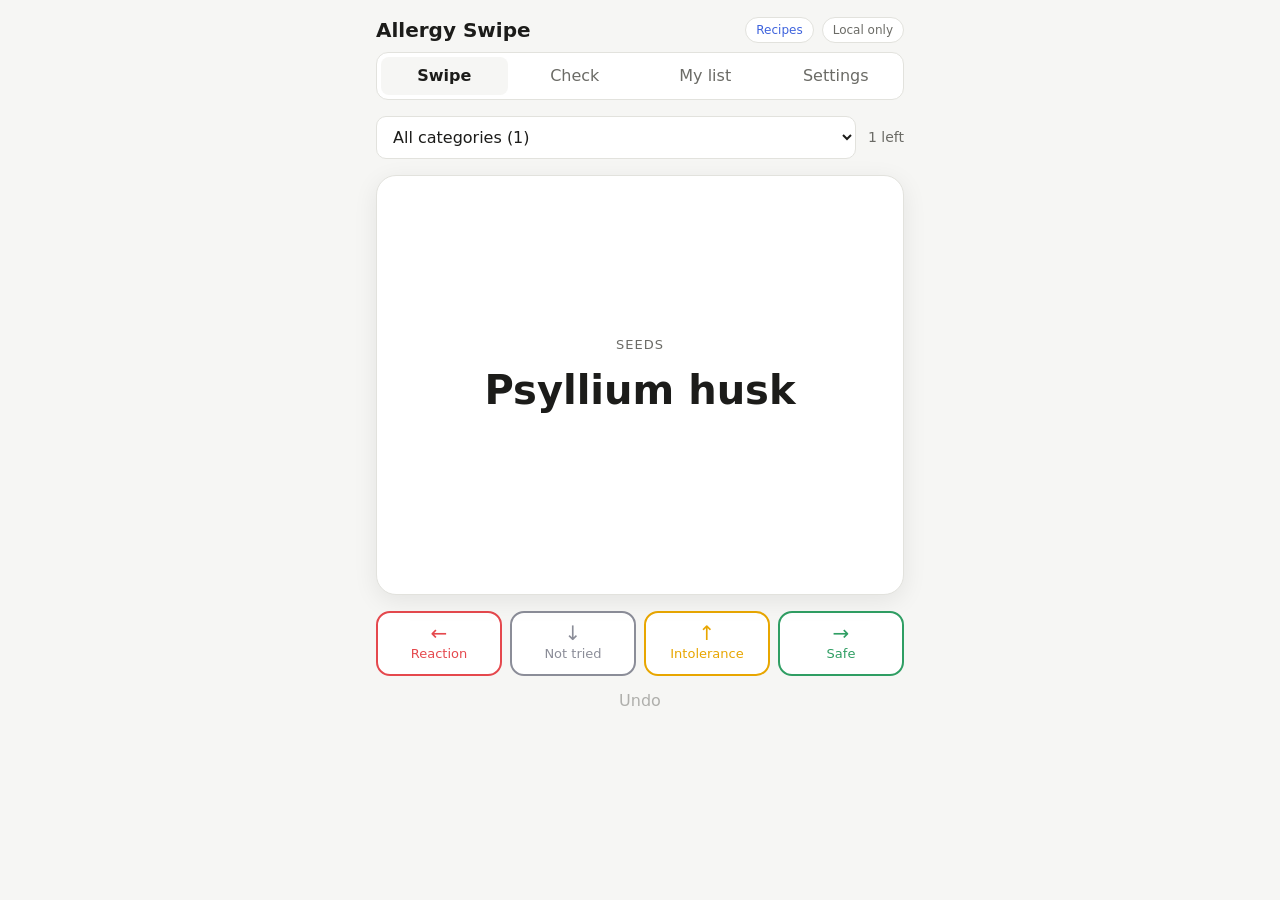
<file: index.html>
<!doctype html>
<html lang="en">
<head>
  <meta charset="utf-8">
  <meta name="viewport" content="width=device-width, initial-scale=1, viewport-fit=cover">
  <title>Allergy Swipe</title>
  <link rel="icon" href="data:,">
  <link rel="stylesheet" href="style.css">
</head>
<body>
  <header class="top">
    <h1>Allergy Swipe</h1>
    <div class="top-links">
      <a class="sync" href="recipes/">Recipes</a>
      <span id="sync" class="sync" title="Sync status">Local only</span>
    </div>
  </header>

  <nav class="tabs" role="tablist">
    <button role="tab" data-view="swipe" aria-selected="true">Swipe</button>
    <button role="tab" data-view="check">Check</button>
    <button role="tab" data-view="list">My list</button>
    <button role="tab" data-view="settings">Settings</button>
  </nav>

  <main>
    <!-- Swipe -->
    <section id="view-swipe" class="view">
      <div class="deck-bar">
        <select id="deck-cat" aria-label="Category"></select>
        <span id="deck-count" class="muted"></span>
      </div>

      <div class="stage">
        <div id="deck" class="deck"></div>
        <div id="empty" class="empty" hidden>
          <p>Nothing left in this category.</p>
          <p class="muted">Pick another category or check <em>My list</em>.</p>
        </div>
      </div>

      <div class="actions">
        <button class="act reaction" data-dir="left" title="Reaction (←)"><span>←</span>Reaction</button>
        <button class="act untried" data-dir="down" title="Not tried (↓)"><span>↓</span>Not tried</button>
        <button class="act intolerance" data-dir="up" title="Intolerance (↑)"><span>↑</span>Intolerance</button>
        <button class="act safe" data-dir="right" title="Safe (→)"><span>→</span>Safe</button>
      </div>
      <div class="sub-actions">
        <button id="undo" class="link" disabled>Undo</button>
      </div>

      <div id="sheet" class="sheet" hidden>
        <div class="sheet-head">
          <strong id="sheet-title"></strong>
          <button id="sheet-done" class="link">Done</button>
        </div>
        <div id="sheet-symptoms" class="chips"></div>
        <input id="sheet-note" type="text" placeholder="Note (optional)" autocomplete="off">
      </div>
    </section>

    <!-- Check -->
    <section id="view-check" class="view" hidden>
      <div class="row">
        <button id="scan-start" class="btn">Scan barcode</button>
        <form id="code-form" class="code-form">
          <input id="code" inputmode="numeric" placeholder="or type barcode" autocomplete="off">
          <button class="btn ghost">Look up</button>
        </form>
      </div>
      <div id="scan" class="scan" hidden>
        <video id="scan-video" playsinline muted></video>
        <button id="scan-stop" class="btn ghost">Cancel</button>
      </div>
      <p id="check-msg" class="muted"></p>
      <div id="check-product"></div>
      <textarea id="check-text" rows="5" placeholder="Paste an ingredient list, e.g. Whole grain oats, corn starch, sugar, salt…"></textarea>
      <div class="sub-actions"><button id="check-clear" class="link">Clear</button></div>
      <div id="check-result"></div>
    </section>

    <!-- List -->
    <section id="view-list" class="view" hidden>
      <div id="summary" class="summary"></div>
      <input id="search" type="search" placeholder="Search ingredients or tags" autocomplete="off">
      <div id="status-filter" class="chips"></div>
      <div id="list"></div>
    </section>

    <!-- Settings -->
    <section id="view-settings" class="view" hidden>
      <h2>Save to GitHub</h2>
      <p class="muted">Results are saved to <code>data/results.json</code> in your repo. Create a
        <a href="https://github.com/settings/personal-access-tokens/new" target="_blank" rel="noopener">fine-grained token</a>
        with access to only this repo and <b>Contents: Read and write</b>. The token stays in this browser.</p>
      <form id="gh-form" class="form">
        <label>Owner <input name="owner" required></label>
        <label>Repo <input name="repo" required></label>
        <label>Branch <input name="branch" required></label>
        <label>Token <input name="token" type="password" autocomplete="off" placeholder="github_pat_..."></label>
        <div class="row">
          <button type="submit" class="btn">Save &amp; connect</button>
          <button type="button" id="gh-sync" class="btn ghost">Sync now</button>
          <button type="button" id="gh-forget" class="btn ghost">Forget token</button>
        </div>
        <p id="gh-msg" class="muted"></p>
      </form>

      <h2>Backup</h2>
      <div class="row">
        <button id="export" class="btn ghost">Export JSON</button>
        <label class="btn ghost">Import JSON <input id="import" type="file" accept="application/json" hidden></label>
      </div>
    </section>
  </main>

  <dialog id="edit">
    <form method="dialog" class="form">
      <h3 id="edit-title"></h3>
      <p id="edit-meta" class="muted"></p>
      <div id="edit-status" class="chips"></div>
      <div id="edit-symptoms" class="chips"></div>
      <input id="edit-note" type="text" placeholder="Note (optional)" autocomplete="off">
      <div class="row">
        <button value="save" class="btn">Save</button>
        <button value="clear" class="btn ghost">Clear</button>
        <button value="cancel" class="btn ghost">Cancel</button>
      </div>
    </form>
  </dialog>

  <script src="app.js"></script>
  <script src="checker.js"></script>
</body>
</html>
</file>
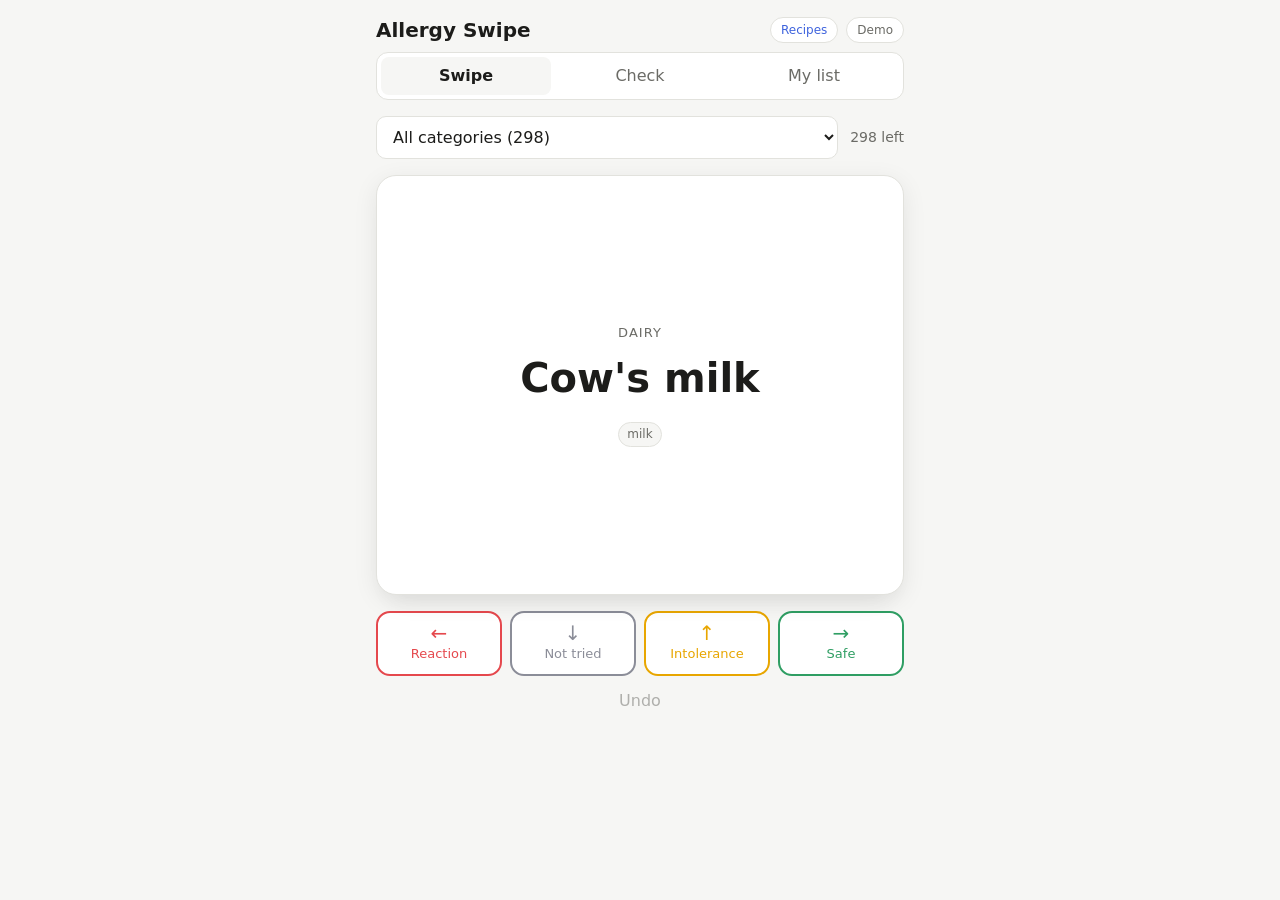
<file: demo/index.html>
<!doctype html>
<html lang="en">
<head>
  <meta charset="utf-8">
  <meta name="viewport" content="width=device-width, initial-scale=1">
  <title>Allergy Swipe demo</title>
  <link rel="icon" href="data:,">
  <!-- The demo is the main app in demo mode: blank start, nothing saved anywhere. -->
  <meta http-equiv="refresh" content="0; url=../?demo">
  <script>location.replace('../?demo');</script>
</head>
<body>
  <p><a href="../?demo">Open the Allergy Swipe demo</a></p>
</body>
</html>
</file>
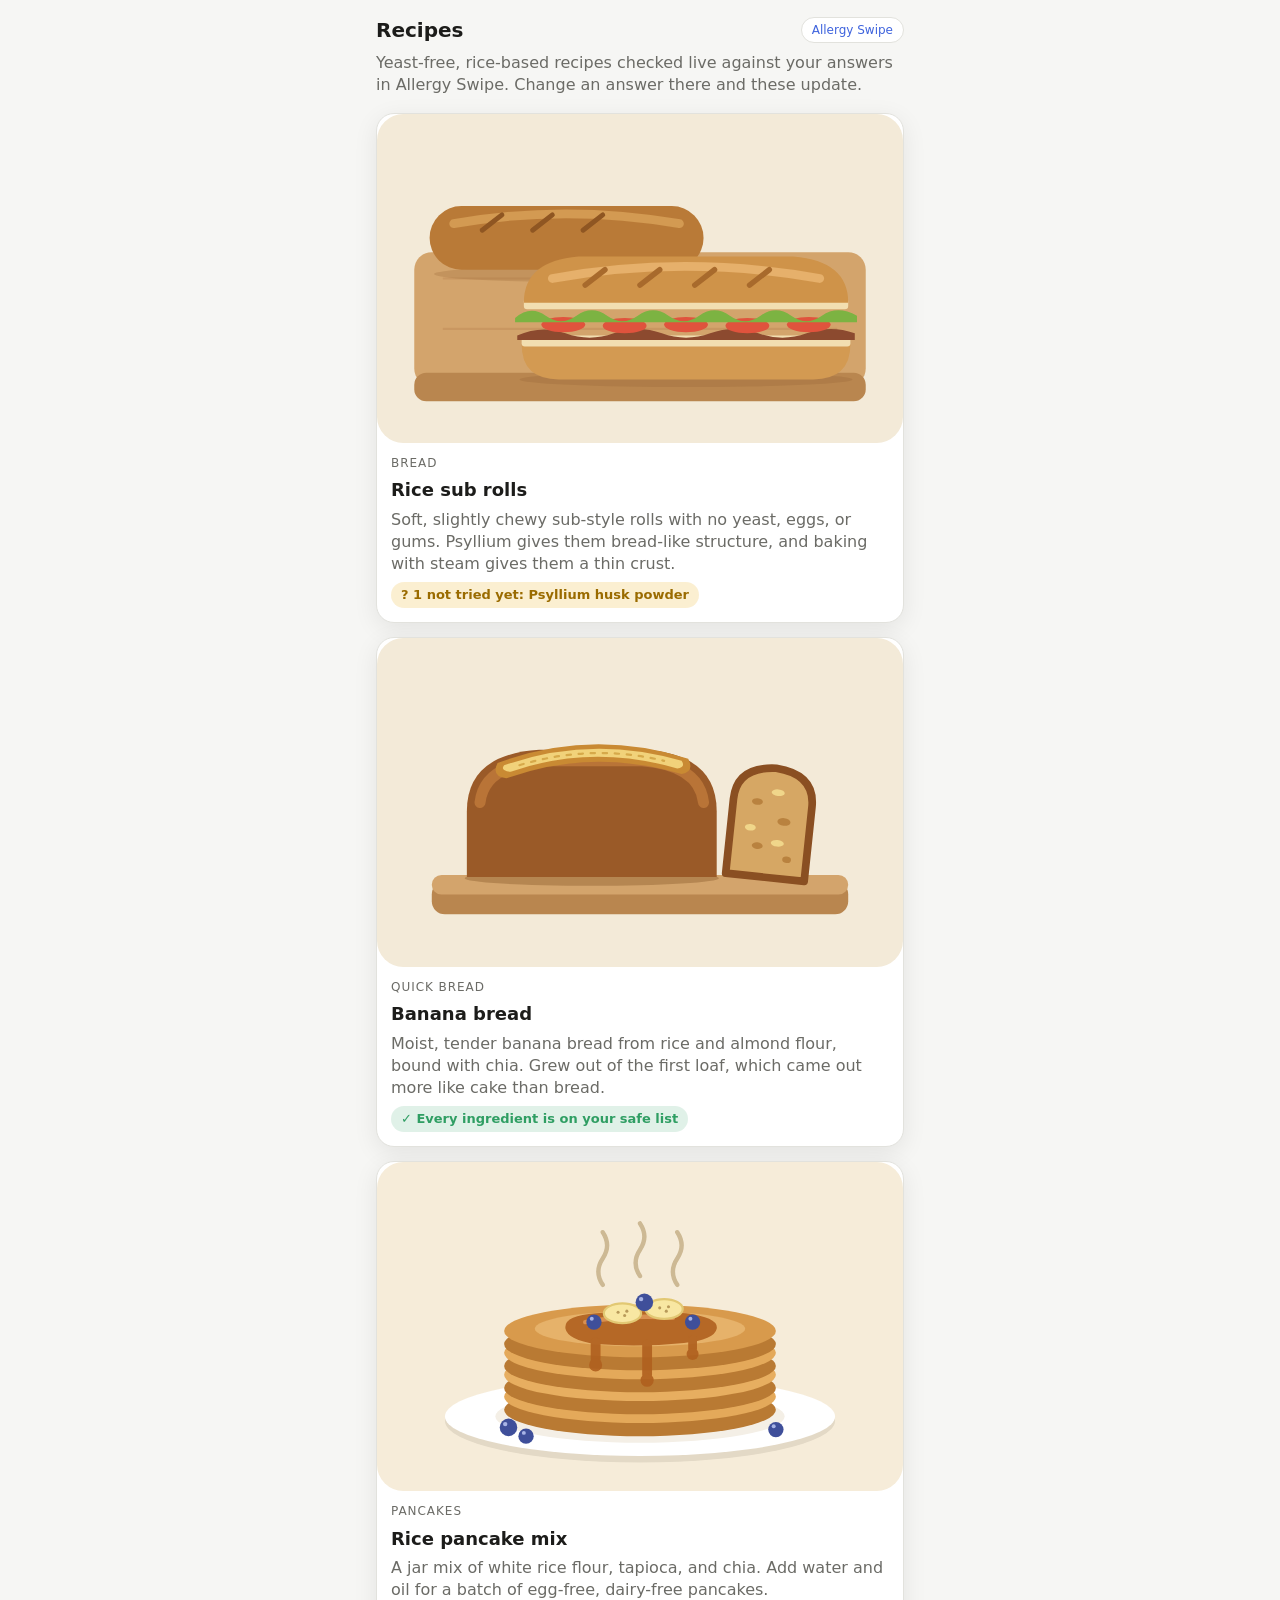
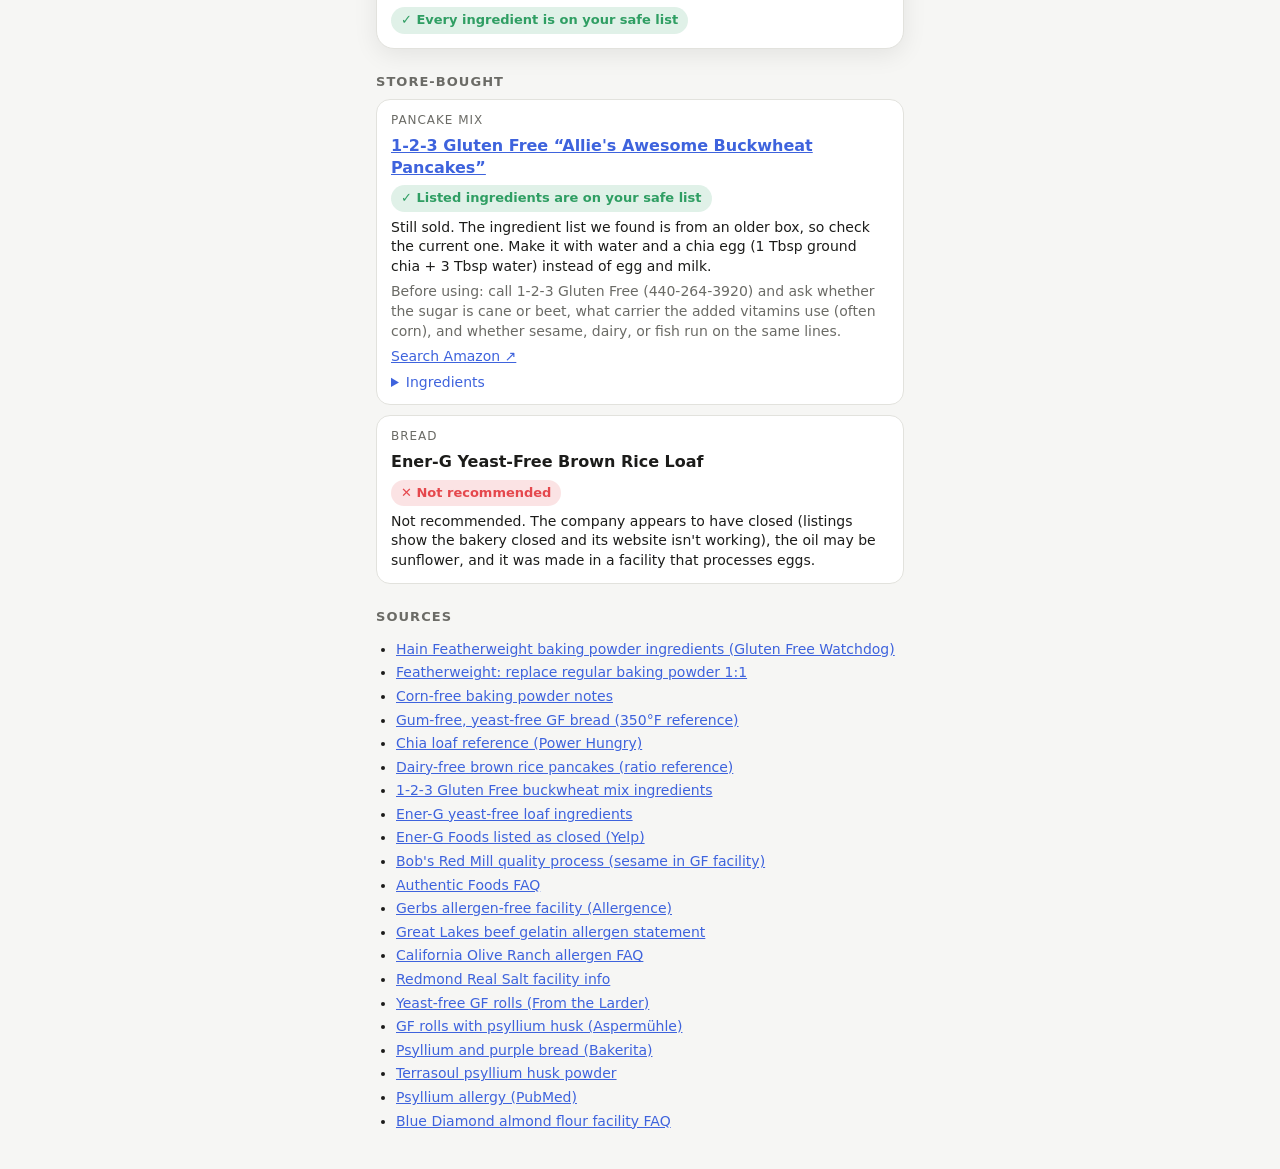
<file: recipes/index.html>
<!doctype html>
<html lang="en">
<head>
  <meta charset="utf-8">
  <meta name="viewport" content="width=device-width, initial-scale=1, viewport-fit=cover">
  <title>Safe Recipes</title>
  <link rel="icon" href="data:,">
  <link rel="stylesheet" href="../style.css">
  <link rel="stylesheet" href="recipes.css">
</head>
<body>
  <header class="top">
    <h1>Recipes</h1>
    <a class="sync" href="../">Allergy Swipe</a>
  </header>

  <main id="app">
    <p class="muted">Loading…</p>
  </main>

  <script src="recipes.js"></script>
</body>
</html>
</file>
<file: style.css>
:root {
  --bg: #f6f6f4;
  --surface: #ffffff;
  --text: #1c1c1a;
  --muted: #6b6b66;
  --border: #e2e2dd;
  --reaction: #e5484d;
  --safe: #2f9e63;
  --intolerance: #e8a600;
  --untried: #8b8d98;
  --accent: #3e63dd;
  --shadow: 0 6px 24px rgba(0, 0, 0, .08);
}
@media (prefers-color-scheme: dark) {
  :root {
    --bg: #141413;
    --surface: #1f1f1d;
    --text: #ecece8;
    --muted: #9b9b95;
    --border: #33332f;
    --accent: #7b96f0;
    --shadow: 0 6px 24px rgba(0, 0, 0, .4);
  }
}

* { box-sizing: border-box; }
html, body { margin: 0; }
body {
  background: var(--bg);
  color: var(--text);
  font: 16px/1.4 system-ui, -apple-system, "Segoe UI", Roboto, sans-serif;
  max-width: 560px;
  margin: 0 auto;
  padding: 0 16px calc(24px + env(safe-area-inset-bottom));
}
a { color: var(--accent); }
code { font-size: .9em; }
.muted { color: var(--muted); }
[hidden] { display: none !important; }

.top { display: flex; align-items: center; justify-content: space-between; padding: 16px 0 8px; }
.top h1 { font-size: 20px; margin: 0; }
.top-links { display: flex; gap: 8px; align-items: center; }
.top-links a.sync { text-decoration: none; color: var(--accent); }
.sync { font-size: 12px; padding: 4px 10px; border-radius: 99px; background: var(--surface); border: 1px solid var(--border); color: var(--muted); }
.sync.ok { color: var(--safe); }
.sync.pending { color: var(--intolerance); }
.sync.err { color: var(--reaction); }

.tabs { display: flex; gap: 4px; background: var(--surface); border: 1px solid var(--border); border-radius: 12px; padding: 4px; margin-bottom: 16px; }
.tabs button { flex: 1; border: 0; background: none; color: var(--muted); padding: 8px; border-radius: 8px; font: inherit; cursor: pointer; }
.tabs button[aria-selected="true"] { background: var(--bg); color: var(--text); font-weight: 600; }

select, textarea, input[type="text"], input[type="search"], input[type="password"], .form input, .code-form input {
  width: 100%; font: inherit; color: var(--text); background: var(--surface);
  border: 1px solid var(--border); border-radius: 10px; padding: 10px 12px;
}

/* Swipe */
.deck-bar { display: flex; gap: 12px; align-items: center; }
.deck-bar select { flex: 1; }
.deck-bar span { white-space: nowrap; font-size: 14px; }
.stage { position: relative; height: min(52vh, 420px); margin: 16px 0; }
.deck { position: absolute; inset: 0; }
.card {
  position: absolute; inset: 0; background: var(--surface); border: 1px solid var(--border);
  border-radius: 20px; box-shadow: var(--shadow); display: flex; flex-direction: column;
  align-items: center; justify-content: center; text-align: center; padding: 24px;
  touch-action: none; user-select: none; cursor: grab;
  transition: transform .25s ease, opacity .25s ease;
}
.card.dragging { transition: none; cursor: grabbing; }
.card.behind { transform: scale(.95) translateY(10px); opacity: .7; pointer-events: none; }
.card .cat { font-size: 13px; text-transform: uppercase; letter-spacing: .08em; color: var(--muted); }
.card .name { font-size: clamp(28px, 8vw, 40px); font-weight: 700; margin: 8px 0 16px; }
.card .tags { display: flex; flex-wrap: wrap; gap: 6px; justify-content: center; }
.tag { font-size: 12px; padding: 3px 8px; border-radius: 99px; background: var(--bg); border: 1px solid var(--border); color: var(--muted); }
.card .stamp {
  position: absolute; top: 20px; padding: 6px 12px; border: 3px solid currentColor; border-radius: 8px;
  font-weight: 800; letter-spacing: .06em; opacity: 0; text-transform: uppercase;
}
.stamp.left { right: 20px; color: var(--reaction); transform: rotate(12deg); }
.stamp.right { left: 20px; color: var(--safe); transform: rotate(-12deg); }
.stamp.up { left: 50%; top: auto; bottom: 20px; color: var(--intolerance); transform: translateX(-50%); }
.stamp.down { left: 50%; color: var(--untried); transform: translateX(-50%); }
.empty { position: absolute; inset: 0; display: flex; flex-direction: column; align-items: center; justify-content: center; text-align: center; border: 2px dashed var(--border); border-radius: 20px; }
.empty p { margin: 4px; }

.actions { display: grid; grid-template-columns: repeat(4, 1fr); gap: 8px; }
.act {
  font: inherit; font-size: 13px; border: 2px solid currentColor; background: var(--surface);
  border-radius: 14px; padding: 10px 4px; cursor: pointer; display: flex; flex-direction: column; align-items: center; gap: 2px;
}
.act span { font-size: 20px; line-height: 1; }
.act.reaction, .reaction-c { color: var(--reaction); }
.act.safe, .safe-c { color: var(--safe); }
.act.intolerance, .intolerance-c { color: var(--intolerance); }
.act.untried, .untried-c { color: var(--untried); }
.sub-actions { text-align: center; margin-top: 8px; }
.link { border: 0; background: none; color: var(--accent); font: inherit; cursor: pointer; padding: 6px; }
.link:disabled { color: var(--muted); opacity: .5; cursor: default; }

.sheet { margin-top: 12px; background: var(--surface); border: 1px solid var(--border); border-radius: 16px; padding: 12px; display: grid; gap: 10px; }
.sheet-head { display: flex; justify-content: space-between; align-items: center; }

.chips { display: flex; flex-wrap: wrap; gap: 6px; }
.chip { font: inherit; font-size: 13px; padding: 6px 12px; border-radius: 99px; border: 1px solid var(--border); background: var(--surface); color: var(--text); cursor: pointer; }
.chip[aria-pressed="true"] { background: var(--text); color: var(--bg); border-color: var(--text); }

/* List */
.summary { display: grid; grid-template-columns: repeat(4, 1fr); gap: 8px; margin-bottom: 12px; }
.stat { background: var(--surface); border: 1px solid var(--border); border-radius: 12px; padding: 10px; text-align: center; }
.stat b { display: block; font-size: 22px; }
.stat small { font-size: 12px; }
#search { margin-bottom: 10px; }
#status-filter { margin-bottom: 12px; }
.group h3 { font-size: 13px; text-transform: uppercase; letter-spacing: .08em; color: var(--muted); margin: 16px 0 6px; }
.item { display: flex; align-items: center; gap: 10px; width: 100%; font: inherit; color: var(--text); text-align: left; background: var(--surface); border: 1px solid var(--border); border-radius: 10px; padding: 10px 12px; margin-bottom: 6px; cursor: pointer; }
.dot { width: 10px; height: 10px; border-radius: 50%; background: var(--border); flex: none; }
.dot.reaction { background: var(--reaction); }
.dot.safe { background: var(--safe); }
.dot.intolerance { background: var(--intolerance); }
.dot.untried { background: var(--untried); }
.item .grow { flex: 1; min-width: 0; }
.item small { display: block; color: var(--muted); overflow: hidden; text-overflow: ellipsis; white-space: nowrap; }

/* Settings + dialog */
h2 { font-size: 17px; margin: 8px 0; }
.form { display: grid; gap: 10px; }
.form label { display: grid; gap: 4px; font-size: 14px; color: var(--muted); }
.row { display: flex; flex-wrap: wrap; gap: 8px; }
.btn { font: inherit; font-size: 14px; padding: 9px 14px; border-radius: 10px; border: 1px solid var(--accent); background: var(--accent); color: #fff; cursor: pointer; }
.btn.ghost { background: var(--surface); color: var(--text); border-color: var(--border); }
dialog { border: 1px solid var(--border); border-radius: 16px; background: var(--surface); color: var(--text); width: min(92vw, 480px); padding: 20px; }
dialog::backdrop { background: rgba(0, 0, 0, .4); }
dialog h3 { margin: 0; }
dialog p { margin: 0; }
.view:has(.sheet:not([hidden])) .stage { height: min(34vh, 280px); }

/* Check */
.code-form { display: flex; gap: 8px; flex: 1; min-width: 220px; }
.code-form input { flex: 1; min-width: 0; }
.scan { margin-top: 12px; display: grid; gap: 8px; }
.scan video { width: 100%; max-height: 50vh; border-radius: 14px; background: #000; object-fit: cover; }
#check-product { font-weight: 600; margin-bottom: 8px; }
#check-text { resize: vertical; min-height: 110px; }
.verdict { border-radius: 14px; padding: 14px 16px; margin: 8px 0 4px; display: grid; gap: 2px; color: #fff; }
.verdict b { font-size: 22px; }
.verdict.no { background: var(--reaction); }
.verdict.caution { background: var(--intolerance); color: #1c1c1a; }
.verdict.ok { background: var(--safe); }
.item.static { cursor: default; }
details.group summary { font-size: 13px; text-transform: uppercase; letter-spacing: .08em; color: var(--muted); margin: 16px 0 6px; cursor: pointer; }
#check-result .item small { white-space: normal; }
</file>
<file: recipes/recipes.css>
/* Recipe viewer. Builds on ../style.css tokens. */
.top a.sync { text-decoration: none; color: var(--accent); }

.intro { margin: 0 0 16px; }
.section-title { font-size: 13px; text-transform: uppercase; letter-spacing: .08em; color: var(--muted); margin: 24px 0 8px; }

.rcard {
  display: block; color: inherit; text-decoration: none; background: var(--surface);
  border: 1px solid var(--border); border-radius: 18px; overflow: hidden; margin-bottom: 14px; box-shadow: var(--shadow);
}
.rcard img { display: block; width: 100%; height: auto; }
.rcard .body { padding: 12px 14px 14px; display: grid; gap: 6px; }
.rcard h2 { margin: 0; font-size: 18px; }
.rcard p { margin: 0; }
.kind { font-size: 12px; text-transform: uppercase; letter-spacing: .08em; color: var(--muted); }

.badge { display: inline-flex; align-items: center; gap: 6px; font-size: 13px; font-weight: 600; padding: 4px 10px; border-radius: 99px; width: fit-content; }
.badge.safe { background: color-mix(in srgb, var(--safe) 15%, transparent); color: var(--safe); }
.badge.ask { background: color-mix(in srgb, var(--intolerance) 18%, transparent); color: #9a6b00; }
.badge.avoid { background: color-mix(in srgb, var(--reaction) 15%, transparent); color: var(--reaction); }
@media (prefers-color-scheme: dark) { .badge.ask { color: var(--intolerance); } }

.back { display: inline-block; margin: 0 0 12px; text-decoration: none; }
.hero { display: block; width: 100%; height: auto; border-radius: 18px; }
.detail h2:not(.section-title) { font-size: 24px; margin: 14px 0 4px; }
.meta { display: flex; flex-wrap: wrap; gap: 8px; align-items: center; margin: 8px 0 4px; }

.units { display: inline-flex; background: var(--surface); border: 1px solid var(--border); border-radius: 10px; padding: 3px; margin: 12px 0 4px; }
.units button { border: 0; background: none; color: var(--muted); font: inherit; font-size: 14px; padding: 6px 12px; border-radius: 7px; cursor: pointer; }
.units button[aria-pressed="true"] { background: var(--bg); color: var(--text); font-weight: 600; }

.ing-group h3 { font-size: 13px; text-transform: uppercase; letter-spacing: .08em; color: var(--muted); margin: 16px 0 6px; }
.ing { display: grid; grid-template-columns: 10px 1fr; gap: 4px 10px; align-items: start; background: var(--surface); border: 1px solid var(--border); border-radius: 10px; padding: 10px 12px; margin-bottom: 6px; }
.ing .dot { margin-top: 6px; }
.ing .dot.neutral { background: none; border: 2px solid var(--border); }
.ing .line b { font-weight: 600; margin-right: 6px; }
.ing small { grid-column: 2; color: var(--muted); }
.ing small.warn { color: #9a6b00; }
@media (prefers-color-scheme: dark) { .ing small.warn { color: var(--intolerance); } }

.legend { display: flex; flex-wrap: wrap; gap: 6px 14px; font-size: 13px; color: var(--muted); margin-top: 8px; }
.legend span { display: inline-flex; align-items: center; gap: 6px; }

ol.steps { list-style: none; counter-reset: step; padding: 0; margin: 0; display: grid; gap: 10px; }
ol.steps li { counter-increment: step; background: var(--surface); border: 1px solid var(--border); border-radius: 14px; padding: 12px 14px; display: grid; gap: 10px; }
ol.steps li::before { content: counter(step); font-weight: 700; color: var(--accent); }
ol.steps li { grid-template-columns: 22px 1fr; }
ol.steps li p { margin: 0; }
ol.steps li img { grid-column: 1 / -1; width: 100%; max-width: 320px; height: auto; border-radius: 12px; justify-self: center; }

.checks { display: grid; gap: 8px; }
.check { background: var(--surface); border: 1px solid var(--border); border-left: 4px solid var(--intolerance); border-radius: 10px; padding: 10px 12px; }
.check b { display: block; margin-bottom: 2px; }
.check p { margin: 0; font-size: 14px; color: var(--muted); }

.tips { margin: 0; padding-left: 20px; display: grid; gap: 6px; }

.store { background: var(--surface); border: 1px solid var(--border); border-radius: 14px; padding: 12px 14px; margin-bottom: 10px; display: grid; gap: 6px; }
.store h3 { margin: 0; font-size: 16px; }
.store p { margin: 0; font-size: 14px; }
.store details summary { cursor: pointer; font-size: 14px; color: var(--accent); }
.store .ing { margin-top: 6px; }

/* Amazon links */
a.ing.buy { color: inherit; text-decoration: none; cursor: pointer; transition: border-color .15s ease; }
a.ing.buy:hover, a.ing.buy:focus-visible { border-color: var(--accent); }
.ing small.shop { color: var(--accent); font-weight: 600; }
.ing small.facility.confirmed { color: var(--safe); }

.sources { font-size: 14px; padding-left: 20px; display: grid; gap: 4px; }
.foot { font-size: 13px; margin-top: 24px; }
</file>
